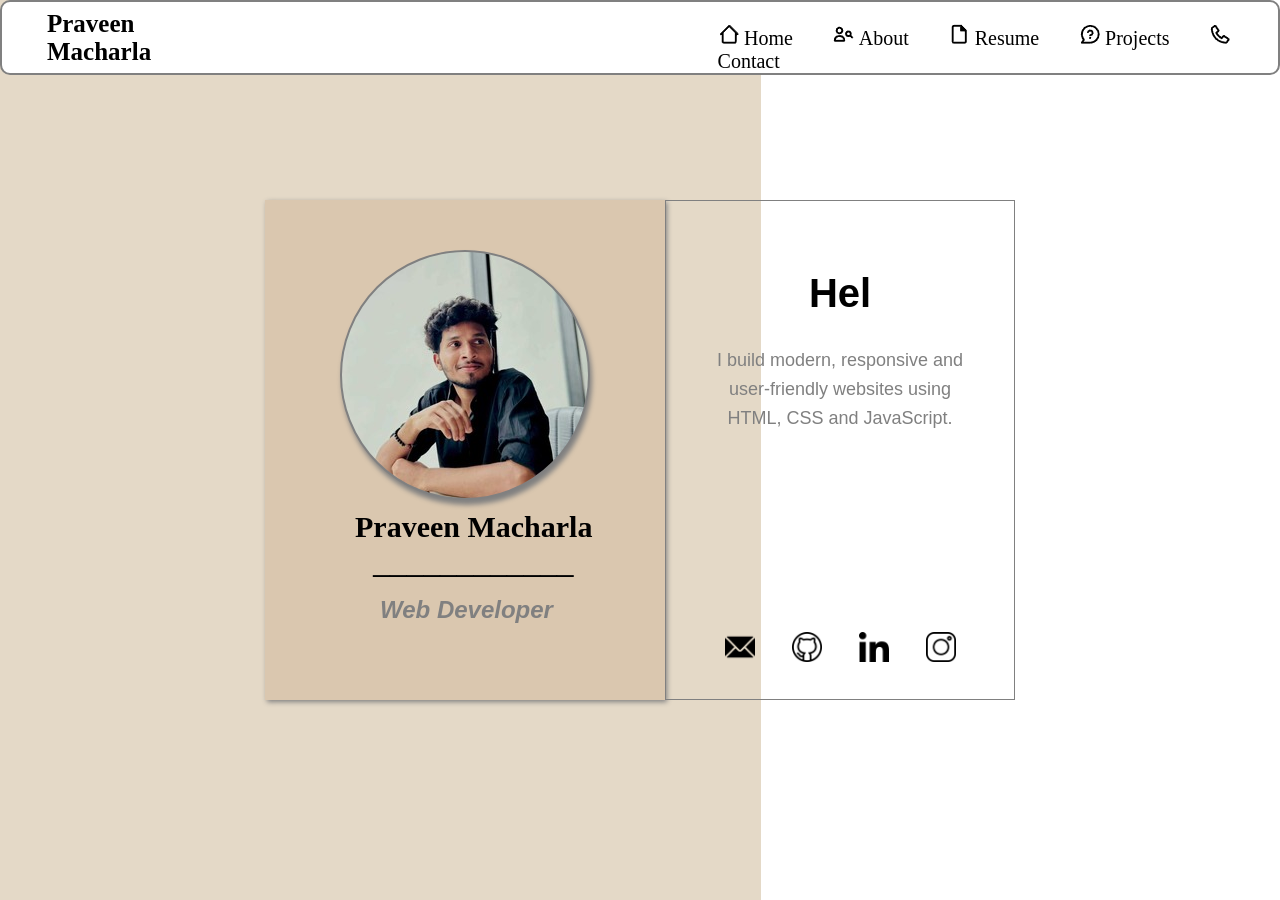
<file: index.html>
<!DOCTYPE html>
<html lang="en">
<head>
    <meta charset="UTF-8">
    <meta name="viewport" content="width=device-width, initial-scale=1.0">
    <title>Praveen Macharla -Portfolio</title>
    <link rel="stylesheet" href="index.css">
</head>
<body>
    <header class="head">
        <h1 class="logo">Praveen Macharla</h1>
        <nav class="navbar">
            <img src="[data-uri]" alt="">
            <a href="index.html" class="home">Home</a>
            <img src="[data-uri]" alt="">
            <a href="about.html" class="about">About</a>
            <img src="[data-uri]" alt="">
            <a href="Resume.html" class="Resume">Resume</a>
            <img src="[data-uri]" alt="">
            <a href="projects.html" class="others">Projects</a>
            <img src="[data-uri]" alt="">
            <a href="contact.html" class="contact">Contact</a>
            <a href=""></a>
        </nav>
    </header>
    <section class="sect">
        <div id="forty">
            <div id="con">
                <!-- <img src="gibili.png" alt=""> -->
            </div>
            <div id="con1">
                <pre><h1 class="h">  Praveen Macharla</h1></pre>
                
                <pre id="pre">    ____________</pre>
                <pre>             </pre>
                <h2 id="cap"><em><pre>      Web Developer</pre></em></h2>
                
            </div>
        </div>
        <div id="sixty">
            <h1 class="h1"></h1>
            <h1 class="h1"></h1>
            <p id="desc">
            I build modern, responsive and user-friendly websites using HTML, CSS and JavaScript.
            </p>
            <div id="links1">
                <a href=""><img src="email.png" alt=""></a>
                <a href=""><img src="github (1).png" alt=""></a>
                <a href=""><img src="linkedin (1).png" alt=""></a>
                <a href=""><img src="instagram (1).png" alt=""></a>
            </div>
        </div>
    </section>
    <script src="index.js">
    </script>
</body>
</html>
</file>
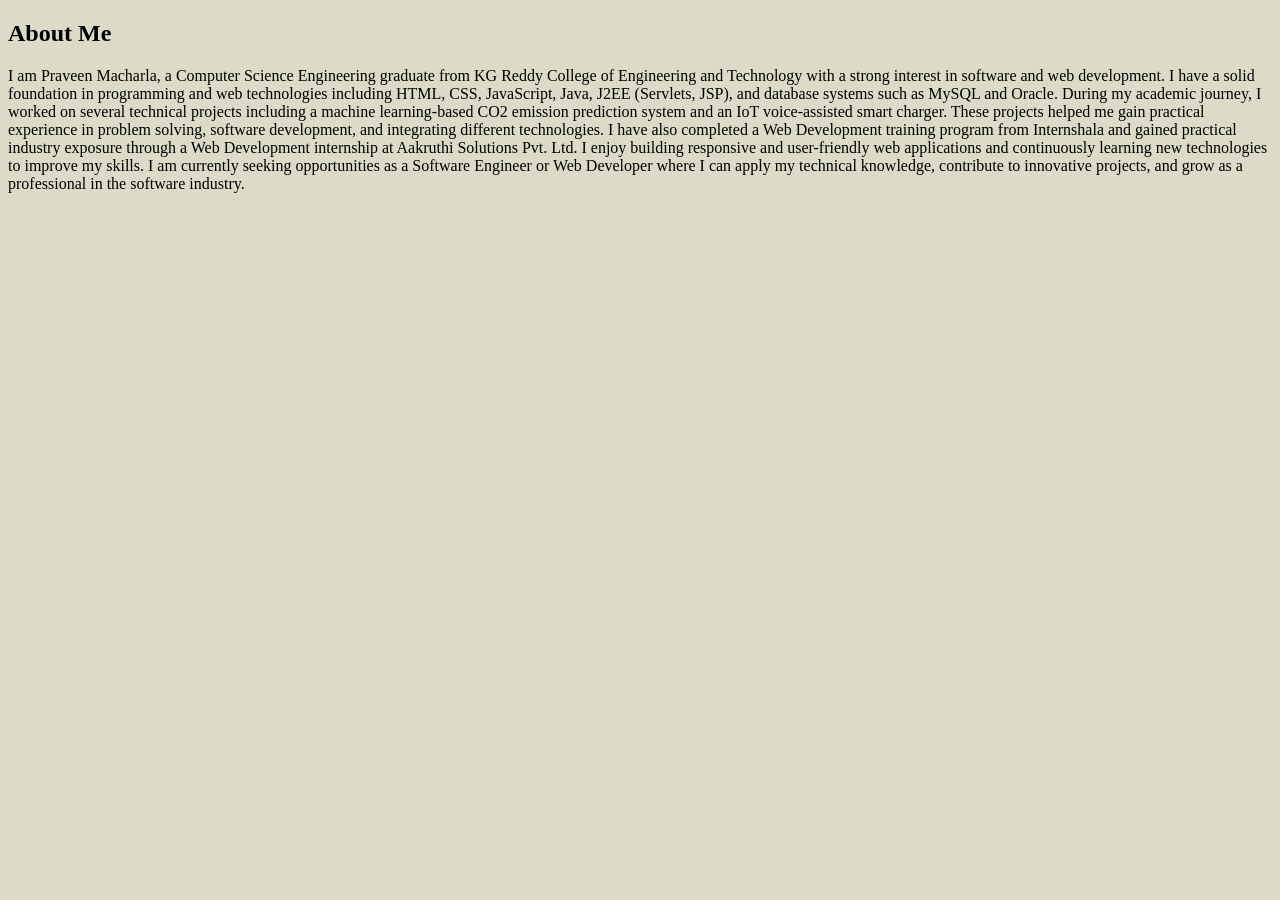
<file: about.html>
<!DOCTYPE html>
<html lang="en">
<head>
    <meta charset="UTF-8">
    <meta name="viewport" content="width=device-width, initial-scale=1.0">
    <title>Document</title>
    <style>
        body{
            background-color: rgb(219, 219, 200);
        }
    </style>
</head>
<body>
    <section id="about">
    <h1>About Me</h1>
    <p>
    I am Praveen Macharla, a Computer Science Engineering graduate from KG Reddy College of Engineering and Technology with a strong interest in software and web development. I have a solid foundation in programming and web technologies including HTML, CSS, JavaScript, Java, J2EE (Servlets, JSP), and database systems such as MySQL and Oracle.

    During my academic journey, I worked on several technical projects including a machine learning-based CO2 emission prediction system and an IoT voice-assisted smart charger. These projects helped me gain practical experience in problem solving, software development, and integrating different technologies.

    I have also completed a Web Development training program from Internshala and gained practical industry exposure through a Web Development internship at Aakruthi Solutions Pvt. Ltd. I enjoy building responsive and user-friendly web applications and continuously learning new technologies to improve my skills.

    I am currently seeking opportunities as a Software Engineer or Web Developer where I can apply my technical knowledge, contribute to innovative projects, and grow as a professional in the software industry.
</p>
</section>
</body>
</html>
</file>
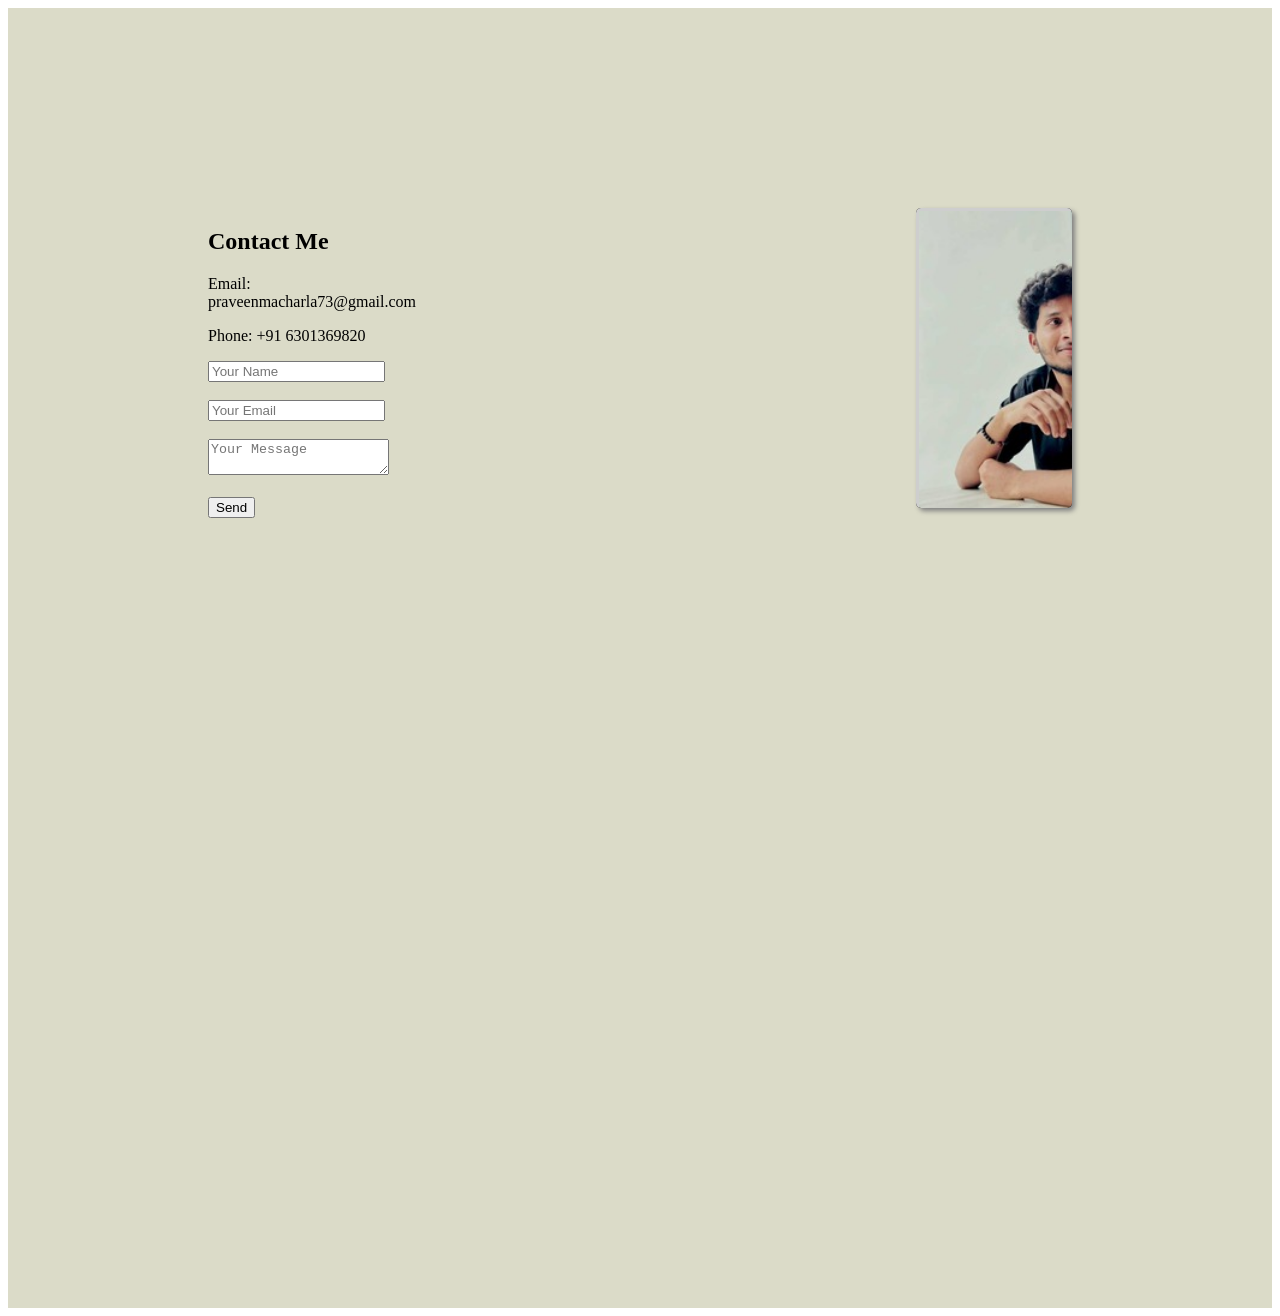
<file: contact.html>
<!DOCTYPE html>
<html lang="en">
<head>
    <meta charset="UTF-8">
    <meta name="viewport" content="width=device-width, initial-scale=1.0">
    <title>Document</title>
    <style>
        section{
            display: flex;
            gap: 500px;
            padding: 200px;
            min-height: 100vh;
            background-color:rgb(219, 219, 200);
        }
        #con2{
            height: 300px;
            width: 300px;
            background-color: black;
            overflow: hidden;
            position: relative;
            box-shadow: 3px 3px 5px gray;
            border-radius: 5px;
        }

        #con2 img{
            border: 3px solid rgb(206, 206, 206);
            height: 300px;
            width: 300px;
            box-shadow: 2px 2px 5px gray;
            position: absolute;
            left: -300px;
            animation: me 2s forwards;
        }

        @keyframes me{
            from{
                left: 600px;
            }
            to{
                left: 0;
            }
        }
    </style>
</head>
<body>
    <section id="contact">
    <div id="con1">
        <h1>Contact Me</h1>

    <p>Email: praveenmacharla73@gmail.com</p>
    <p>Phone: +91 6301369820</p>

    <form>
        <input type="text" placeholder="Your Name"><br><br>
        <input type="email" placeholder="Your Email"><br><br>
        <textarea placeholder="Your Message"></textarea><br><br>
        <button type="submit">Send</button>
    </form>
    </div>
    <div id="con2">
        <img src="mee.jpeg" alt="">
    </div>
</section>
</body>

</html>
</file>
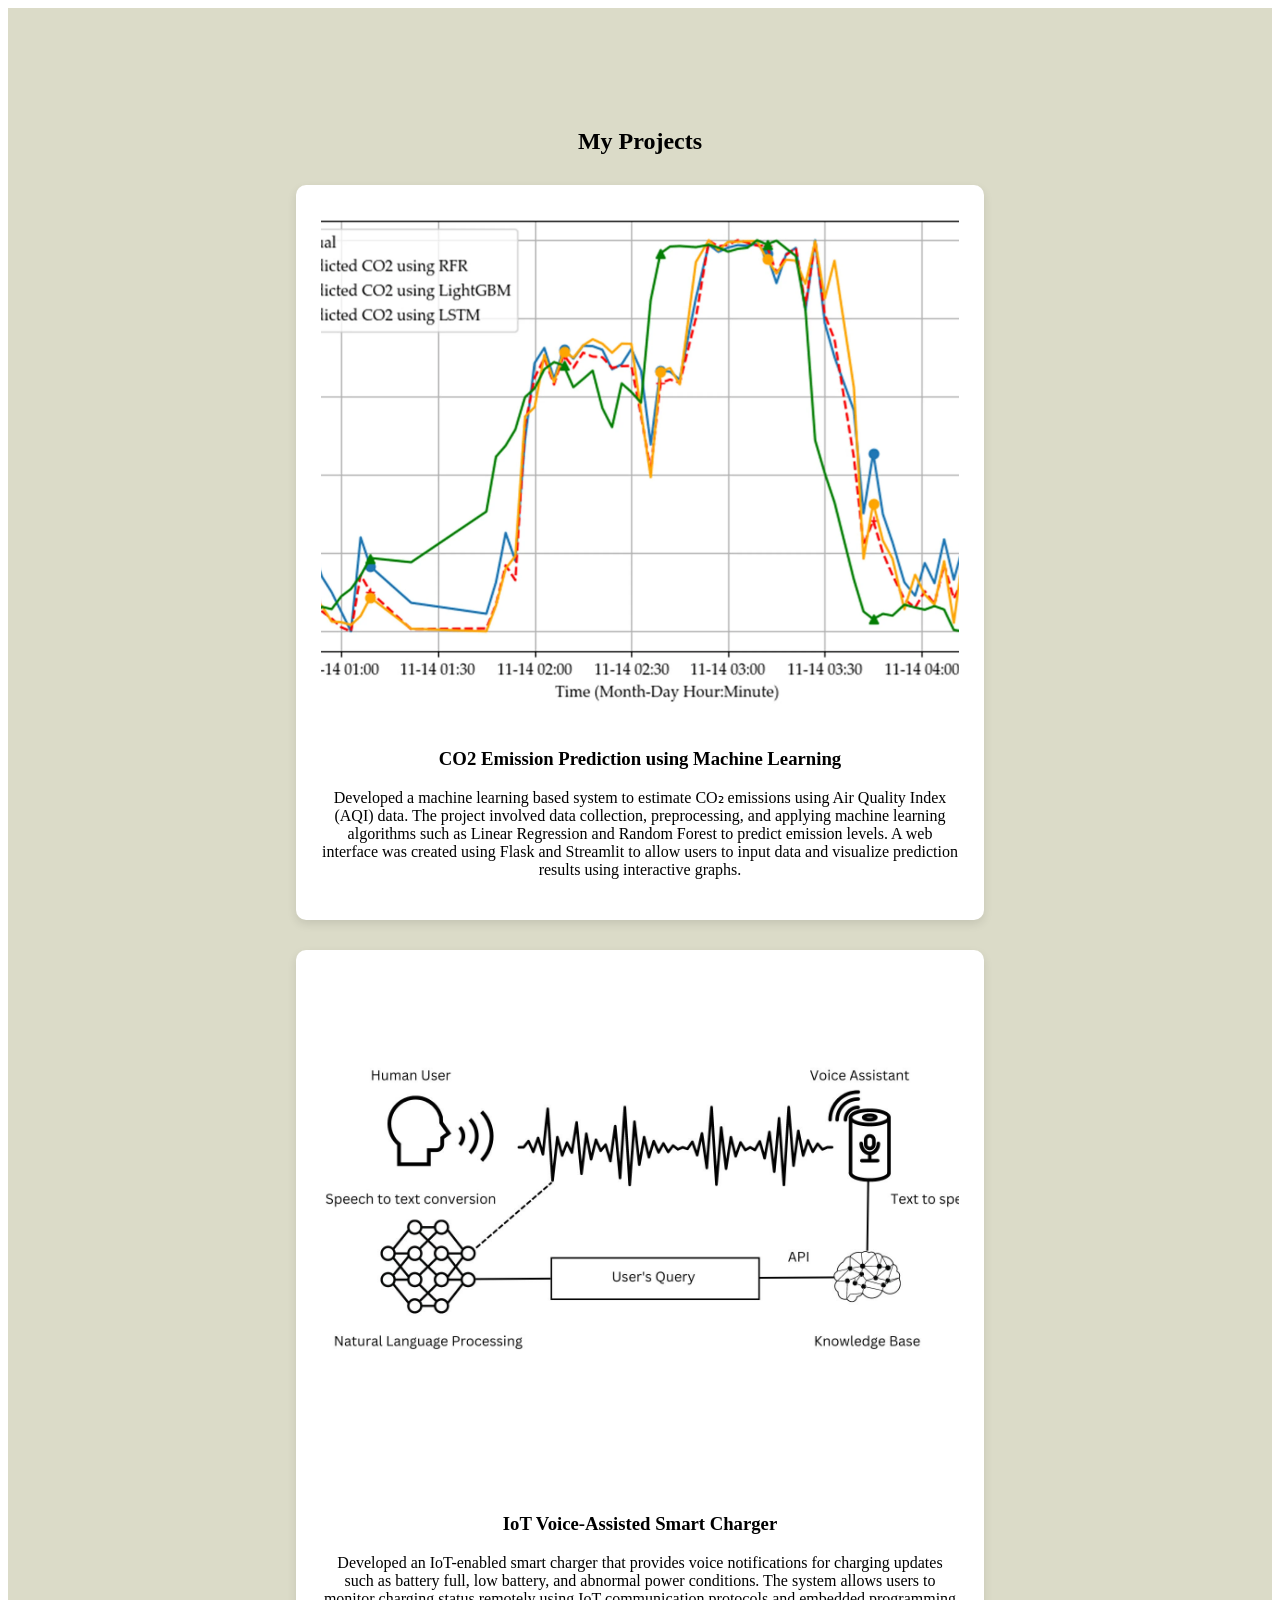
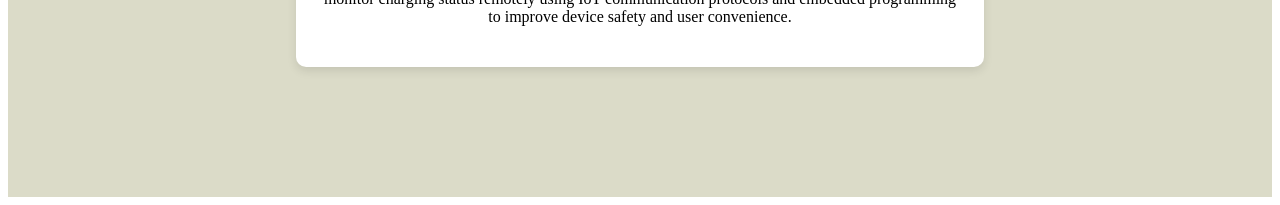
<file: projects.html>
<!DOCTYPE html>
<html lang="en">
<head>
    <meta charset="UTF-8">
    <meta name="viewport" content="width=device-width, initial-scale=1.0">
    <title>Document</title>
    <style>
        body{
            background:white;
        }
        #projects{
            padding:100px;
            min-height:100vh;
            text-align:center;
            background-color: rgb(219, 219, 200);
        }

        .project{
            background:white;
            padding:25px;
            margin:30px auto;
            width:60%;
            border-radius:10px;
            box-shadow:0px 4px 10px rgba(0,0,0,0.1);
        }

        .project img{
            width:100%;
            height:500px;
            object-fit:cover;
            border-radius:8px;
            margin-bottom:15px;
        }
    </style>
</head>
<body>
    <section id="projects">
    <h1>My Projects</h1>

    <div class="project">
        <img src="co2.png" alt="Project Image">

        <h3>CO2 Emission Prediction using Machine Learning</h3>

        <p>
        Developed a machine learning based system to estimate CO₂ emissions using Air Quality Index (AQI) data. 
        The project involved data collection, preprocessing, and applying machine learning algorithms such as 
        Linear Regression and Random Forest to predict emission levels. A web interface was created using 
        Flask and Streamlit to allow users to input data and visualize prediction results using interactive graphs.
        </p>
    </div>

    <div class="project">
        <img src="iot.jpg" alt="Project Image">

        <h3>IoT Voice-Assisted Smart Charger</h3>

        <p>
        Developed an IoT-enabled smart charger that provides voice notifications for charging updates such 
        as battery full, low battery, and abnormal power conditions. The system allows users to monitor 
        charging status remotely using IoT communication protocols and embedded programming to 
        improve device safety and user convenience.
        </p>
    </div>

</section>
</body>

</html>
</file>
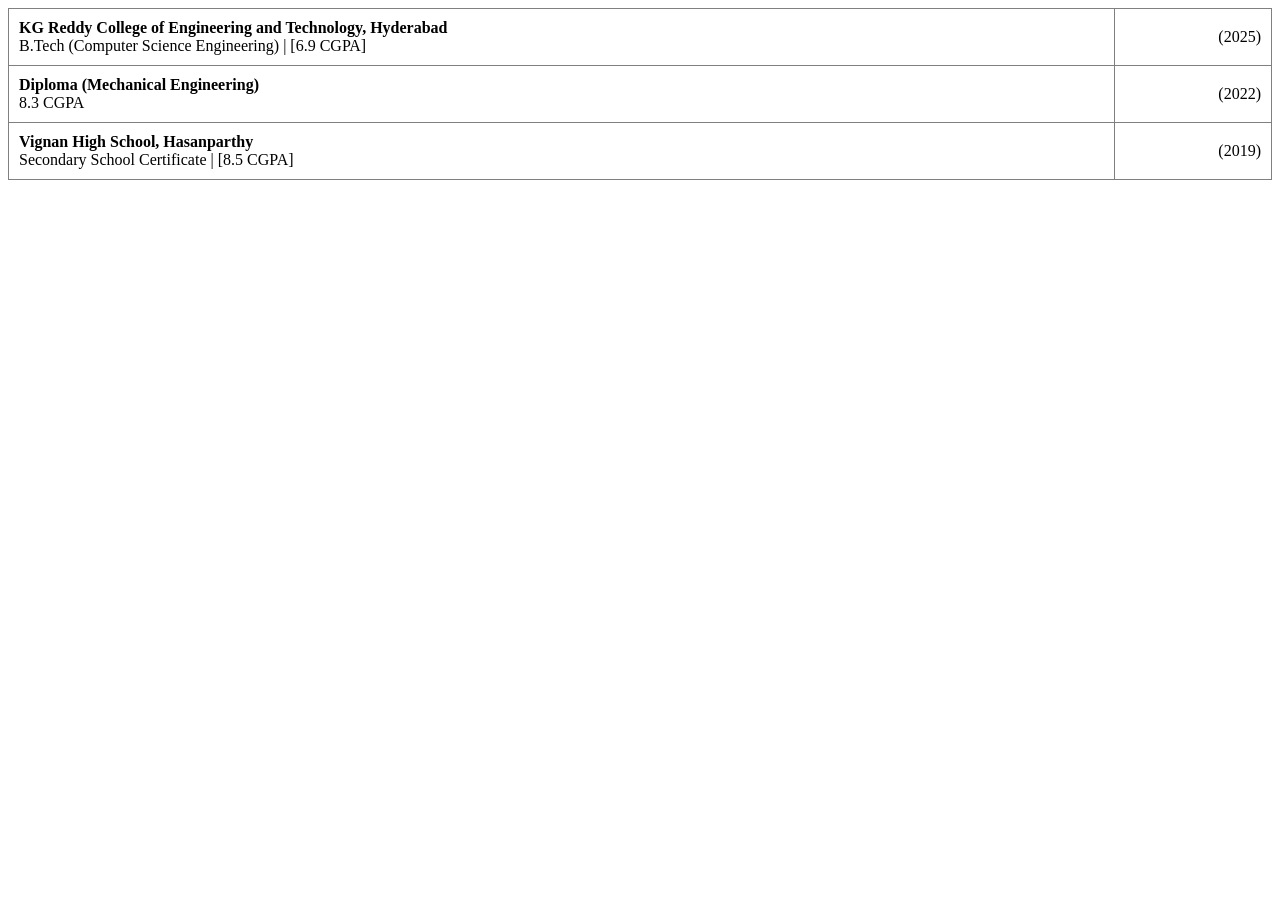
<file: table.html>
<!DOCTYPE html>
<html lang="en">
<head>
    <meta charset="UTF-8">
    <title>Education Details</title>
    <style>
        table {
            width: 100%;
            border-collapse: collapse;
        }
        th, td {
            padding: 10px;
        }
        .year {
            text-align: right;
            white-space: nowrap;
        }
    </style>
</head>
<body>

<table border="1">
    
    <tr>
        <td>
            <strong>KG Reddy College of Engineering and Technology, Hyderabad</strong><br>
            B.Tech (Computer Science Engineering) | [6.9 CGPA]
        </td>
        <td class="year">(2025)</td>
    </tr>

    <tr>
        <td>
            <strong>Diploma (Mechanical Engineering)</strong><br>
            8.3 CGPA
        </td>
        <td class="year">(2022)</td>
    </tr>

    <tr>
        <td>
            <strong>Vignan High School, Hasanparthy</strong><br>
            Secondary School Certificate | [8.5 CGPA]
        </td>
        <td class="year">(2019)</td>
    </tr>

</table>

</body>
</html>
</file>
<file: index.css>
*{
    margin: 0;
    padding: 0;
    box-sizing: border-box;
    text-decoration: none;
    border: none;
    outline: none;
    scroll-behavior: smooth;
    font-family: -apple-system,sans-serif;
}
.head{
    
    height: 75px;
    width: 100%;
    background-color: white;
    border: 2px solid grey;
    border-radius: 10px;
    display: flex;
    align-items: center;
    padding-left: 45px;
    gap: 500px;
    
    background-attachment:fixed;
    position: fixed;
    background-position: center;
}
.head>.logo{
    /* border: 2px solid green; */
    font-size: 25px;
    font-weight: 600;
    font-family: georgia,serif;
    color: black;
}
.navbar{
    height: 30px;
    animation-timing-function:ease-in-out;
    transition: 5s;
    /* border: 2px solid rgb(91, 87, 87); */
}

.navbar>a{
    padding-right: 35px;
    color: black;
    font-size: 20px;
    font-weight: 400;
    font-family: georgia,serif;
    
}
.navbar>a:hover{
    
    font-size: 22px;
    font-weight: 410;
    transition: 0.6s ease-in-out;
}
.navbar>a:hover{
    color: rgb(124, 97, 132);
    transition: 0.5s;
}
.sect{
    
    height: 100vh;
    display: flex;
    justify-content: center;
    align-items: center;
    background-image: url(image.png);
}
#forty{
    /* border: 1px solid grey; */
    background-color: rgb(218, 199, 175);
    height: 500px;
    width: 400px;
    box-shadow: 2px 2px 5px grey;
    padding-left: 75px;
    padding-top: 50px;
}
#forty>#con{
    border: 2px solid grey;
    box-shadow: 2px 5px 5px gray;
    background-color: rgb(238, 238, 238);
    border-radius: 50%;
    height: 250px;
    width: 250px;
    background-image: url(mee.jpeg);
    /* padding-top: 270px; */
    /* background-image: url(/HOST/me-removebg-preview.png); */
}
#con1{
    padding-top: 10px;
    /* border: 2px solid red; */
    width: 100%;
}
.h{
    font-family: 'Times New Roman', Times, serif;
    font-size: 30px;
    font-weight: 30px;
}
#pre{
    font-size: 30px;
    font-weight: 20px;
}
.div1{
    border: 2px solid green;
    height: 400px;
    width: 500px;
}
.div2{
    border: 2px solid green;
    height: 500px;
    width: 500px;
    border-radius: 50%;
    background-image: url("/icons/mee.jpeg");
    background-repeat: no-repeat;
    padding-left: 90px;
}
#cap{
    color: grey;
}

#sixty{
    border: 1px solid grey;
    text-align: center;
    padding: 40px;
    /* background-color: beige; */
    height: 500px;
    width: 350px;
}
.h1{
    margin-top: 30px;
    font-size: 40px;
    animation-timing-function:ease-in-out;
    transition: 5s;
}
#desc{
    margin-top: 20px;
    font-size: 18px;
    color: grey;
    line-height: 1.6;
}
#links1{
    margin-top: 200px;
    display: flex;
    justify-content:space-around;
    height: 40px;
}
#links1>a>img{
    height: 30px;
    width: 30px;
}
#forty>#con:hover{
    transform: scale(1.05);
    transition: 0.6s ease-in-out;

}
</file>
